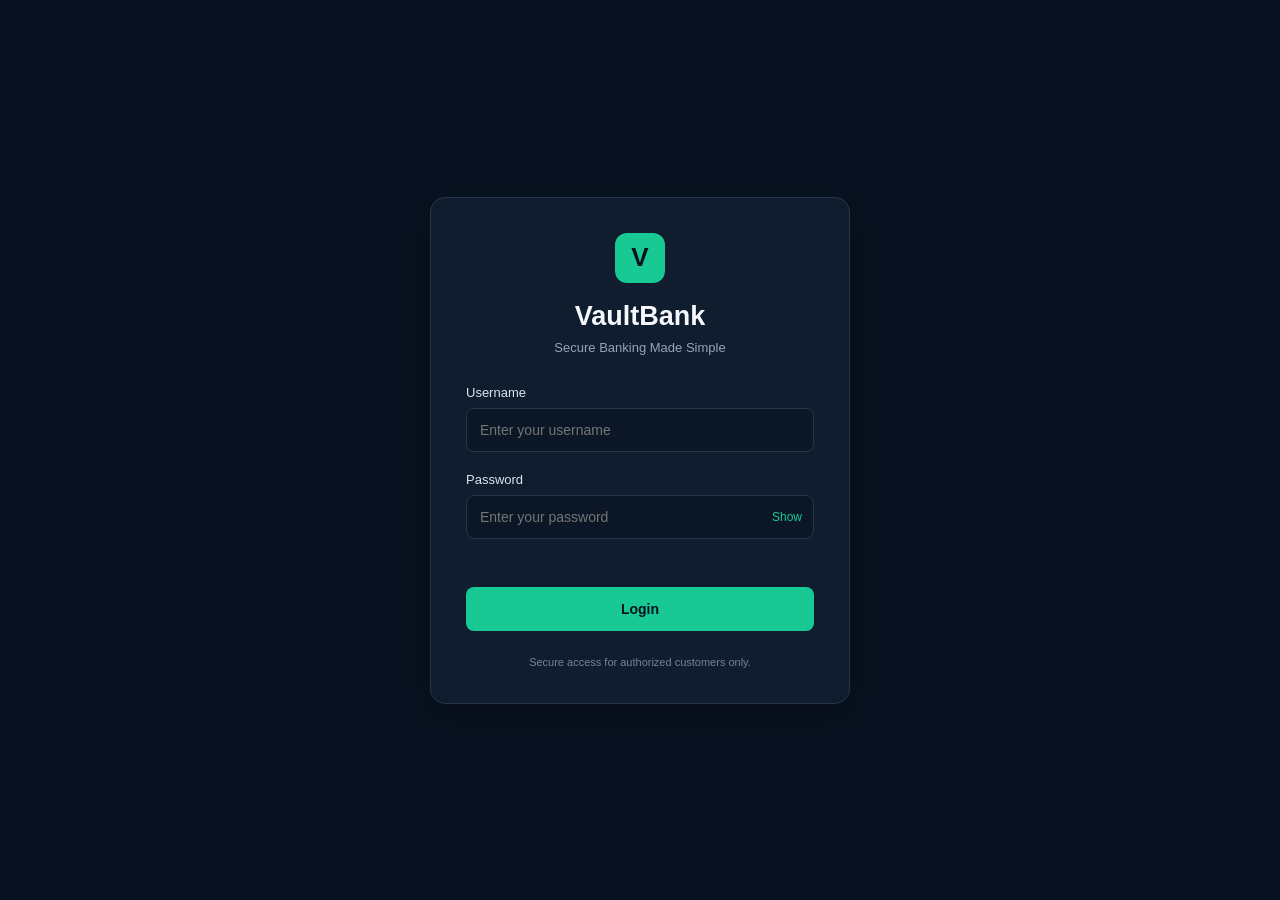
<file: frontend/index.html>
<!DOCTYPE html>
<html lang="en">
<head>
    <meta charset="UTF-8">
    <meta name="viewport" content="width=device-width, initial-scale=1.0">

    <title>VaultBank | Login</title>

    <link rel="stylesheet" href="css/style.css">
</head>

<body>

    <div class="login-container">

        <div class="login-card">

            <div class="logo">V</div>

            <h1>VaultBank</h1>
            <p class="subtitle">Secure Banking Made Simple</p>

            <form id="loginForm">

                <div class="form-group">
                    <label for="username">Username</label>

                    <input
                        type="text"
                        id="username"
                        placeholder="Enter your username"
                        required
                    >
                </div>

                <div class="form-group">
                    <label for="password">Password</label>

                    <div class="password-container">
                        <input
                            type="password"
                            id="password"
                            placeholder="Enter your password"
                            required
                        >

                        <button
                            type="button"
                            id="togglePassword"
                            class="toggle-password"
                        >
                            Show
                        </button>
                    </div>
                </div>

                <p id="errorMessage" class="error-message"></p>

                <button type="submit" id="loginButton" class="login-button">
                    Login
                </button>

            </form>

            <p class="footer-text">
                Secure access for authorized customers only.
            </p>

        </div>

    </div>

    <script src="js/config.js"></script>
    <script src="js/app.js"></script>

</body>
</html>
</file>
<file: frontend/css/style.css>
/* GENERAL */

* {
    margin: 0;
    padding: 0;
    box-sizing: border-box;
}

body {
    font-family: Arial, sans-serif;
    background: #08111f;
    color: #f4f7fb;
    min-height: 100vh;
}

/* LOGIN PAGE */

.login-container {
    min-height: 100vh;
    display: flex;
    justify-content: center;
    align-items: center;
    padding: 20px;
}

.login-card {
    width: 100%;
    max-width: 420px;
    background: #101d2e;
    border: 1px solid #26364a;
    border-radius: 15px;
    padding: 35px;
    box-shadow: 0 10px 30px rgba(0, 0, 0, 0.25);
}

.logo {
    width: 50px;
    height: 50px;
    background: #19c994;
    color: #08111f;
    border-radius: 12px;
    display: flex;
    justify-content: center;
    align-items: center;
    font-size: 26px;
    font-weight: bold;
    margin: 0 auto 18px;
}

.login-card h1 {
    text-align: center;
    font-size: 27px;
    margin-bottom: 8px;
}

.subtitle {
    text-align: center;
    color: #93a4b8;
    font-size: 13px;
    margin-bottom: 30px;
}

.form-group {
    margin-bottom: 20px;
}

.form-group label {
    display: block;
    font-size: 13px;
    margin-bottom: 8px;
    color: #dce5ef;
}

.form-group input {
    width: 100%;
    padding: 13px;
    background: #0b1726;
    border: 1px solid #26364a;
    border-radius: 8px;
    color: #f4f7fb;
    font-size: 14px;
    outline: none;
}

.form-group input:focus {
    border-color: #19c994;
}

.password-container {
    position: relative;
}

.password-container input {
    padding-right: 65px;
}

.toggle-password {
    position: absolute;
    right: 12px;
    top: 50%;
    transform: translateY(-50%);
    background: none;
    border: none;
    color: #19c994;
    cursor: pointer;
    font-size: 12px;
}

.login-button {
    width: 100%;
    padding: 14px;
    background: #19c994;
    color: #08111f;
    border: none;
    border-radius: 8px;
    font-size: 14px;
    font-weight: bold;
    cursor: pointer;
    transition: 0.2s;
}

.login-button:hover {
    background: #13ad7e;
}

.login-button:disabled {
    opacity: 0.6;
    cursor: not-allowed;
}

.error-message {
    color: #ff6b78;
    font-size: 12px;
    margin-bottom: 12px;
    min-height: 16px;
}

.footer-text {
    text-align: center;
    color: #71849b;
    font-size: 11px;
    margin-top: 25px;
}

@media (max-width: 480px) {
    .login-card {
        padding: 25px 20px;
    }
}

/* COMMON DASHBOARD STYLES */

.dashboard {
    max-width: 1100px;
    margin: 30px auto;
    padding: 20px;
}

.dashboard h1 {
    color: #19c994;
    margin-bottom: 25px;
}

.top-bar {
    display: flex;
    justify-content: space-between;
    align-items: center;
    margin-bottom: 25px;
}

.logout-button {
    background: #ff6b78;
    color: white;
    border: none;
    padding: 10px 18px;
    border-radius: 6px;
    cursor: pointer;
}

.dashboard-section {
    background: #101d2e;
    border: 1px solid #26364a;
    border-radius: 10px;
    padding: 22px;
    margin-bottom: 25px;
}

.dashboard-section h2 {
    margin-bottom: 20px;
    font-size: 20px;
}

.dashboard-section label {
    display: block;
    margin-bottom: 7px;
    font-size: 13px;
}

.dashboard-section input {
    width: 100%;
    padding: 12px;
    margin-bottom: 16px;
    background: #0b1726;
    border: 1px solid #26364a;
    border-radius: 6px;
    color: white;
    box-sizing: border-box;
}

.dashboard-section table {
    width: 100%;
    border-collapse: collapse;
    text-align: left;
}

.dashboard-section th,
.dashboard-section td {
    padding: 13px;
    border-bottom: 1px solid #26364a;
    font-size: 13px;
}

.dashboard-section th {
    color: #19c994;
}

@media (max-width: 600px) {
    .dashboard {
        padding: 12px;
    }

    .dashboard-section {
        overflow-x: auto;
    }

    .dashboard-section table {
        min-width: 550px;
    }
}
</file>
<file: frontend/css/admin.css>
/* ADMIN DASHBOARD */

.dashboard {
    max-width: 1100px;
    margin: 30px auto;
    padding: 20px;
}

.dashboard h1 {
    color: #19c994;
    margin-bottom: 25px;
}

.top-bar {
    display: flex;
    justify-content: space-between;
    align-items: center;
    margin-bottom: 25px;
}

.logout-button {
    background: #ff6b78;
    color: white;
    border: none;
    padding: 10px 18px;
    border-radius: 6px;
}

.dashboard-section {
    background: #101d2e;
    border: 1px solid #26364a;
    border-radius: 10px;
    padding: 22px;
    margin-bottom: 25px;
}

.dashboard-section h2 {
    margin-bottom: 20px;
    font-size: 20px;
}

.dashboard-section label {
    display: block;
    margin-bottom: 7px;
    font-size: 13px;
}

.dashboard-section input {
    width: 100%;
    padding: 12px;
    margin-bottom: 16px;
    background: #0b1726;
    border: 1px solid #26364a;
    border-radius: 6px;
    color: white;
}

.dashboard-section button {
    background: #19c994;
    color: #08111f;
    border: none;
    padding: 11px 18px;
    border-radius: 6px;
    font-weight: bold;
    cursor: pointer;
}

.dashboard-section table {
    width: 100%;
    border-collapse: collapse;
    text-align: left;
}

.dashboard-section th,
.dashboard-section td {
    padding: 13px;
    border-bottom: 1px solid #26364a;
    font-size: 13px;
}

.dashboard-section th {
    color: #19c994;
}

@media (max-width: 600px) {
    .dashboard {
        padding: 12px;
    }

    .dashboard-section {
        overflow-x: auto;
    }

    .dashboard-section table {
        min-width: 550px;
    }
}


.approve-button {
    background: #10b981;
    color: #06251c;
    border: none;
    padding: 8px 12px;
    border-radius: 6px;
    cursor: pointer;
    margin-right: 8px;
    font-weight: 600;
}

.reject-button {
    background: #ef4444;
    color: white;
    border: none;
    padding: 8px 12px;
    border-radius: 6px;
    cursor: pointer;
    font-weight: 600;
}

.approve-button:hover {
    background: #34d399;
}

.reject-button:hover {
    background: #f87171;
}
</file>
<file: frontend/css/user.css>
/* USER DASHBOARD */

#accountBalance {
    color: #19c994;
    font-size: 32px;
    margin: 15px 0;
}

#changeField {
    width: 100%;
    padding: 12px;
    margin-bottom: 16px;
    background: #0b1726;
    border: 1px solid #26364a;
    border-radius: 6px;
    color: white;
}

#transferForm button,
#changeRequestForm button {
    background: #19c994;
    color: #08111f;
    border: none;
    padding: 11px 18px;
    border-radius: 6px;
    font-weight: bold;
    cursor: pointer;
}

#transferForm button:hover,
#changeRequestForm button:hover {
    opacity: 0.85;
}


/* Profile Change Request */

.profile-card {
    margin-top: 25px;
    padding: 25px;
    background: #0f1d31;
    border: 1px solid #263b55;
    border-radius: 12px;
    overflow-x: auto;
}

.profile-card h2 {
    margin-bottom: 20px;
    font-size: 24px;
    color: #f1f5f9;
}

.profile-card form {
    display: flex;
    flex-direction: column;
    gap: 12px;
}

.profile-card label {
    color: #e2e8f0;
    font-size: 15px;
    font-weight: 500;
}

.profile-card select,
.profile-card input {
    width: 100%;
    box-sizing: border-box;
    padding: 12px 14px;
    background: #0b1728;
    color: #f1f5f9;
    border: 1px solid #334155;
    border-radius: 7px;
    font-size: 15px;
    outline: none;
}

.profile-card select:focus,
.profile-card input:focus {
    border-color: #14b8a6;
}

.profile-card button {
    width: fit-content;
    padding: 12px 22px;
    margin-top: 8px;
    background: #10b981;
    color: #061b18;
    border: none;
    border-radius: 7px;
    font-size: 15px;
    font-weight: 600;
    cursor: pointer;
}

.profile-card button:hover {
    background: #34d399;
}

#changeRequestMessage {
    margin-top: 8px;
    font-size: 14px;
    color: #34d399;
}

/* In-app notifications */

.notification-heading {
    display: flex;
    align-items: center;
    justify-content: space-between;
    gap: 12px;
}

.notification-heading h2 {
    margin-bottom: 0;
}

.notification-badge {
    display: inline-block;
    min-width: 24px;
    padding: 3px 8px;
    border-radius: 999px;
    background: #19c994;
    color: #08111f;
    font-size: 13px;
    text-align: center;
}

#toggleNotificationsButton,
#markAllNotificationsReadButton,
.notification-item button {
    background: #19c994;
    color: #08111f;
    border: none;
    padding: 9px 14px;
    border-radius: 6px;
    font-weight: bold;
    cursor: pointer;
}

#toggleNotificationsButton:hover,
#markAllNotificationsReadButton:hover,
.notification-item button:hover {
    opacity: 0.85;
}

#toggleNotificationsButton:disabled,
#markAllNotificationsReadButton:disabled,
.notification-item button:disabled {
    opacity: 0.55;
    cursor: not-allowed;
}

#notificationMessage {
    margin: 14px 0;
    color: #93a4b8;
}

.notification-list {
    list-style: none;
    margin-top: 14px;
}

.notification-item {
    margin-top: 10px;
    padding: 14px;
    border: 1px solid #26364a;
    border-radius: 8px;
    background: #0b1726;
}

.notification-item--unread {
    border-left: 4px solid #19c994;
}

.notification-item-header {
    display: flex;
    align-items: center;
    justify-content: space-between;
    gap: 12px;
}

.notification-item h3 {
    font-size: 16px;
}

.notification-read-status {
    color: #93a4b8;
    font-size: 12px;
}

.notification-item--unread .notification-read-status {
    color: #19c994;
    font-weight: bold;
}

.notification-item-message {
    margin: 9px 0;
    color: #dce5ef;
}

.notification-item-date {
    display: block;
    margin-bottom: 10px;
    color: #93a4b8;
    font-size: 12px;
}

/* Change Request History Table */

.profile-card table {
    width: 100%;
    border-collapse: collapse;
    margin-top: 15px;
    min-width: 550px;
}

.profile-card th,
.profile-card td {
    padding: 14px 16px;
    text-align: left;
    border-bottom: 1px solid #263b55;
    color: #e2e8f0;
    white-space: nowrap;
}

.profile-card th {
    background: #172941;
    color: #5eead4;
    font-weight: 600;
}

.profile-card tbody tr:hover {
    background: #172941;
}

@media (max-width: 600px) {
    .profile-card {
        padding: 16px;
    }

    .profile-card h2 {
        font-size: 20px;
    }
}
</file>
